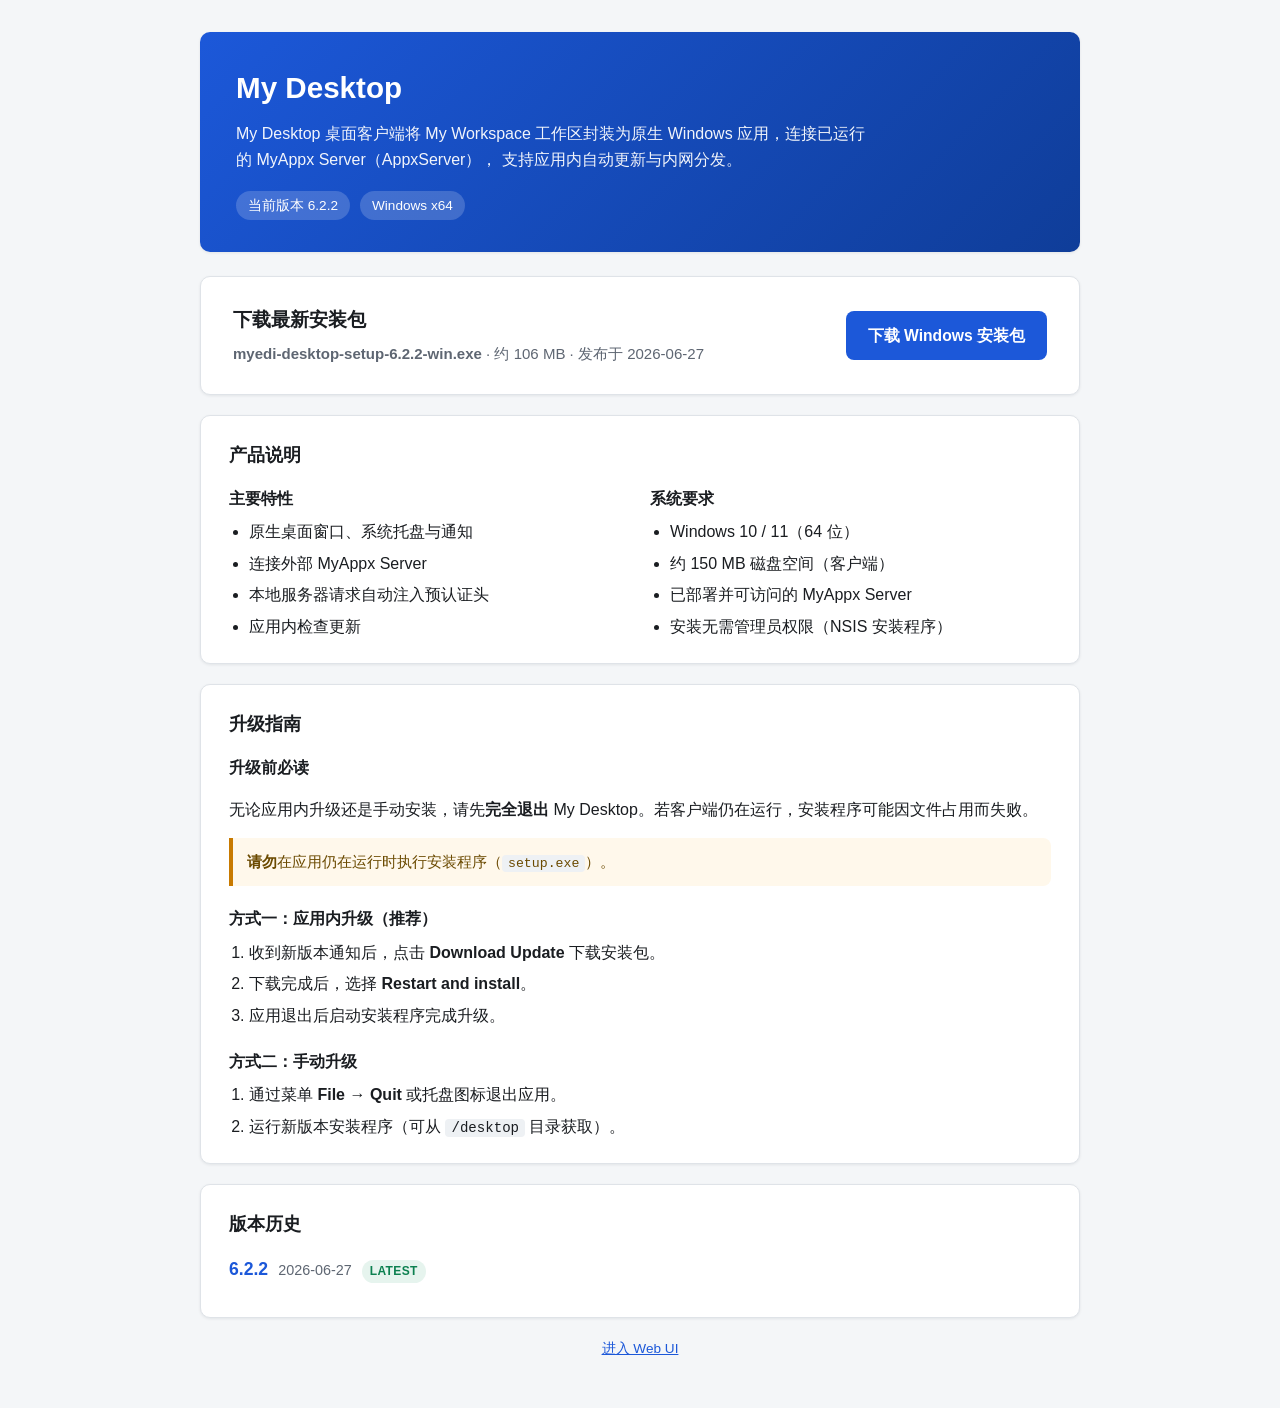
<file: org.adempiere.server/desktop/index.html>
<!DOCTYPE html>
<html lang="zh-CN">
<head>
    <meta charset="utf-8">
    <meta name="viewport" content="width=device-width, initial-scale=1">
    <title>My Desktop — 下载与文档</title>
    <meta name="description" content="My Desktop 客户端下载、升级说明与版本更新日志">
    <link rel="icon" type="image/png" href="myappx-icon.png">
    <link rel="apple-touch-icon" href="myappx-icon.png">
    <style>
        :root {
            --bg: #f4f6f8;
            --surface: #ffffff;
            --text: #1a1d21;
            --muted: #5e6672;
            --accent: #1c58d9;
            --accent-hover: #1548b8;
            --accent-soft: #e8efff;
            --border: #dfe3e8;
            --success: #0d8050;
            --warning: #c87a00;
            --radius: 10px;
            --shadow: 0 1px 3px rgba(16, 24, 40, 0.08);
        }

        * { box-sizing: border-box; }

        body {
            margin: 0;
            font-family: "Segoe UI", "PingFang SC", "Microsoft YaHei", sans-serif;
            background: var(--bg);
            color: var(--text);
            line-height: 1.6;
        }

        .page {
            max-width: 920px;
            margin: 0 auto;
            padding: 32px 20px 48px;
        }

        header {
            background: linear-gradient(135deg, #1c58d9 0%, #0f3d99 100%);
            color: #fff;
            border-radius: var(--radius);
            padding: 32px 36px;
            box-shadow: var(--shadow);
            margin-bottom: 24px;
        }

        header h1 {
            margin: 0 0 10px;
            font-size: 1.85rem;
            font-weight: 600;
        }

        header .lead {
            margin: 0;
            opacity: 0.94;
            font-size: 1rem;
            max-width: 640px;
        }

        .hero-meta {
            display: flex;
            flex-wrap: wrap;
            gap: 10px;
            margin-top: 18px;
        }

        .badge {
            display: inline-block;
            padding: 4px 12px;
            border-radius: 999px;
            background: rgba(255, 255, 255, 0.18);
            font-size: 0.85rem;
        }

        .download-panel {
            background: var(--surface);
            border: 1px solid var(--border);
            border-radius: var(--radius);
            padding: 28px 32px;
            margin-bottom: 20px;
            box-shadow: var(--shadow);
            display: flex;
            flex-wrap: wrap;
            align-items: center;
            justify-content: space-between;
            gap: 20px;
        }

        .download-panel .info h2 {
            margin: 0 0 6px;
            font-size: 1.2rem;
        }

        .download-panel .info p {
            margin: 0;
            color: var(--muted);
            font-size: 0.94rem;
        }

        .btn {
            display: inline-block;
            padding: 12px 22px;
            border-radius: 8px;
            font-size: 0.98rem;
            font-weight: 600;
            text-decoration: none;
            transition: background 0.15s;
        }

        .btn-primary {
            background: var(--accent);
            color: #fff;
        }

        .btn-primary:hover {
            background: var(--accent-hover);
        }

        .btn-secondary {
            background: var(--accent-soft);
            color: var(--accent);
            margin-left: 10px;
        }

        section {
            background: var(--surface);
            border: 1px solid var(--border);
            border-radius: var(--radius);
            padding: 24px 28px;
            margin-bottom: 20px;
            box-shadow: var(--shadow);
        }

        section h2 {
            margin: 0 0 16px;
            font-size: 1.15rem;
        }

        section h3 {
            margin: 18px 0 8px;
            font-size: 1rem;
        }

        section h3:first-of-type {
            margin-top: 0;
        }

        .grid {
            display: grid;
            grid-template-columns: repeat(auto-fill, minmax(200px, 1fr));
            gap: 14px;
        }

        .card {
            display: block;
            padding: 16px 18px;
            border: 1px solid var(--border);
            border-radius: 8px;
            text-decoration: none;
            color: inherit;
            transition: border-color 0.15s, box-shadow 0.15s;
        }

        .card:hover {
            border-color: var(--accent);
            box-shadow: 0 2px 8px rgba(28, 88, 217, 0.12);
        }

        .card .title {
            font-weight: 600;
            color: var(--accent);
            margin-bottom: 4px;
        }

        .card .desc {
            font-size: 0.88rem;
            color: var(--muted);
            margin: 0;
        }

        .card.disabled {
            opacity: 0.65;
            pointer-events: none;
        }

        table {
            width: 100%;
            border-collapse: collapse;
            font-size: 0.92rem;
        }

        th, td {
            text-align: left;
            padding: 10px 12px;
            border-bottom: 1px solid var(--border);
            vertical-align: top;
        }

        th {
            background: #f8f9fb;
            font-weight: 600;
            color: var(--muted);
            font-size: 0.82rem;
            text-transform: uppercase;
            letter-spacing: 0.03em;
        }

        tr:last-child td {
            border-bottom: none;
        }

        code, .path {
            font-family: Consolas, "Courier New", monospace;
            background: #eef1f4;
            padding: 1px 6px;
            border-radius: 4px;
            font-size: 0.88em;
            word-break: break-all;
        }

        ol, ul {
            margin: 8px 0 0;
            padding-left: 1.25rem;
        }

        li + li { margin-top: 6px; }

        .release {
            border-top: 1px solid var(--border);
            padding-top: 20px;
            margin-top: 20px;
        }

        .release:first-of-type {
            border-top: none;
            padding-top: 0;
            margin-top: 0;
        }

        .release-header {
            display: flex;
            flex-wrap: wrap;
            align-items: baseline;
            gap: 10px;
            margin-bottom: 10px;
        }

        .release-header .version {
            font-size: 1.1rem;
            font-weight: 600;
            color: var(--accent);
        }

        .release-header .date {
            color: var(--muted);
            font-size: 0.9rem;
        }

        .tag {
            display: inline-block;
            font-size: 0.75rem;
            font-weight: 600;
            text-transform: uppercase;
            letter-spacing: 0.03em;
            padding: 2px 8px;
            border-radius: 999px;
            background: #e6f4ee;
            color: var(--success);
        }

        .tag.fix {
            background: #fdecea;
            color: #b42318;
        }

        .tag.improve {
            background: var(--accent-soft);
            color: var(--accent);
        }

        .note {
            background: var(--accent-soft);
            border-left: 4px solid var(--accent);
            padding: 12px 14px;
            border-radius: 0 8px 8px 0;
            margin-top: 16px;
            color: #243b6b;
            font-size: 0.94rem;
        }

        .note.warn {
            background: #fff8eb;
            border-left-color: var(--warning);
            color: #6b4a00;
        }

        footer {
            text-align: center;
            color: var(--muted);
            font-size: 0.85rem;
            margin-top: 8px;
        }

        footer a { color: var(--accent); }

        .two-col {
            display: grid;
            grid-template-columns: 1fr 1fr;
            gap: 20px;
        }

        @media (max-width: 640px) {
            .two-col { grid-template-columns: 1fr; }
            .btn-secondary { margin-left: 0; margin-top: 10px; display: inline-block; }
        }
    </style>
</head>
<body>
    <div class="page">
        <header>
            <h1>My Desktop</h1>
            <p class="lead">
                My Desktop 桌面客户端将 My Workspace 工作区封装为原生 Windows 应用，连接已运行的 MyAppx Server（AppxServer），
                支持应用内自动更新与内网分发。
            </p>
            <div class="hero-meta">
                <span class="badge">当前版本 6.2.2</span>
                <span class="badge">Windows x64</span>
            </div>
        </header>

        <div class="download-panel">
            <div class="info">
                <h2>下载最新安装包</h2>
                <p>
                    <strong>myedi-desktop-setup-6.2.2-win.exe</strong>
                    · 约 106 MB · 发布于 2026-06-27
                </p>
            </div>
            <div class="actions">
                <a class="btn btn-primary" href="myedi-desktop-setup-6.2.2-win.exe" download>
                    下载 Windows 安装包
                </a>
            </div>
        </div>

        <section id="overview">
            <h2>产品说明</h2>
            <div class="two-col">
                <div>
                    <h3>主要特性</h3>
                    <ul>
                        <li>原生桌面窗口、系统托盘与通知</li>
                        <li>连接外部 MyAppx Server</li>
                        <li>本地服务器请求自动注入预认证头</li>
                        <li>应用内检查更新</li>
                    </ul>
                </div>
                <div>
                    <h3>系统要求</h3>
                    <ul>
                        <li>Windows 10 / 11（64 位）</li>
                        <li>约 150 MB 磁盘空间（客户端）</li>
                        <li>已部署并可访问的 MyAppx Server</li>
                        <li>安装无需管理员权限（NSIS 安装程序）</li>
                    </ul>
                </div>
            </div>
        </section>

        <section id="upgrade">
            <h2>升级指南</h2>

            <h3>升级前必读</h3>
            <p>无论应用内升级还是手动安装，请先<strong>完全退出</strong> My Desktop。若客户端仍在运行，安装程序可能因文件占用而失败。</p>

            <div class="note warn">
                <strong>请勿</strong>在应用仍在运行时执行安装程序（<code>setup.exe</code>）。
            </div>

            <h3 style="margin-top: 20px;">方式一：应用内升级（推荐）</h3>
            <ol>
                <li>收到新版本通知后，点击 <strong>Download Update</strong> 下载安装包。</li>
                <li>下载完成后，选择 <strong>Restart and install</strong>。</li>
                <li>应用退出后启动安装程序完成升级。</li>
            </ol>

            <h3 style="margin-top: 20px;">方式二：手动升级</h3>
            <ol>
                <li>通过菜单 <strong>File → Quit</strong> 或托盘图标退出应用。</li>
                <li>运行新版本安装程序（可从 <code>/desktop</code> 目录获取）。</li>
            </ol>
        </section>

        <section id="changelog">
            <h2>版本历史</h2>

            <article class="release">
                <div class="release-header">
                    <span class="version">6.2.2</span>
                    <span class="date">2026-06-27</span>
                    <span class="tag">Latest</span>
                </div>
            </article>
        </section>

        <footer>
            <a href="/webui/">进入 Web UI</a>
        </footer>
    </div>
</body>
</html>
</file>
